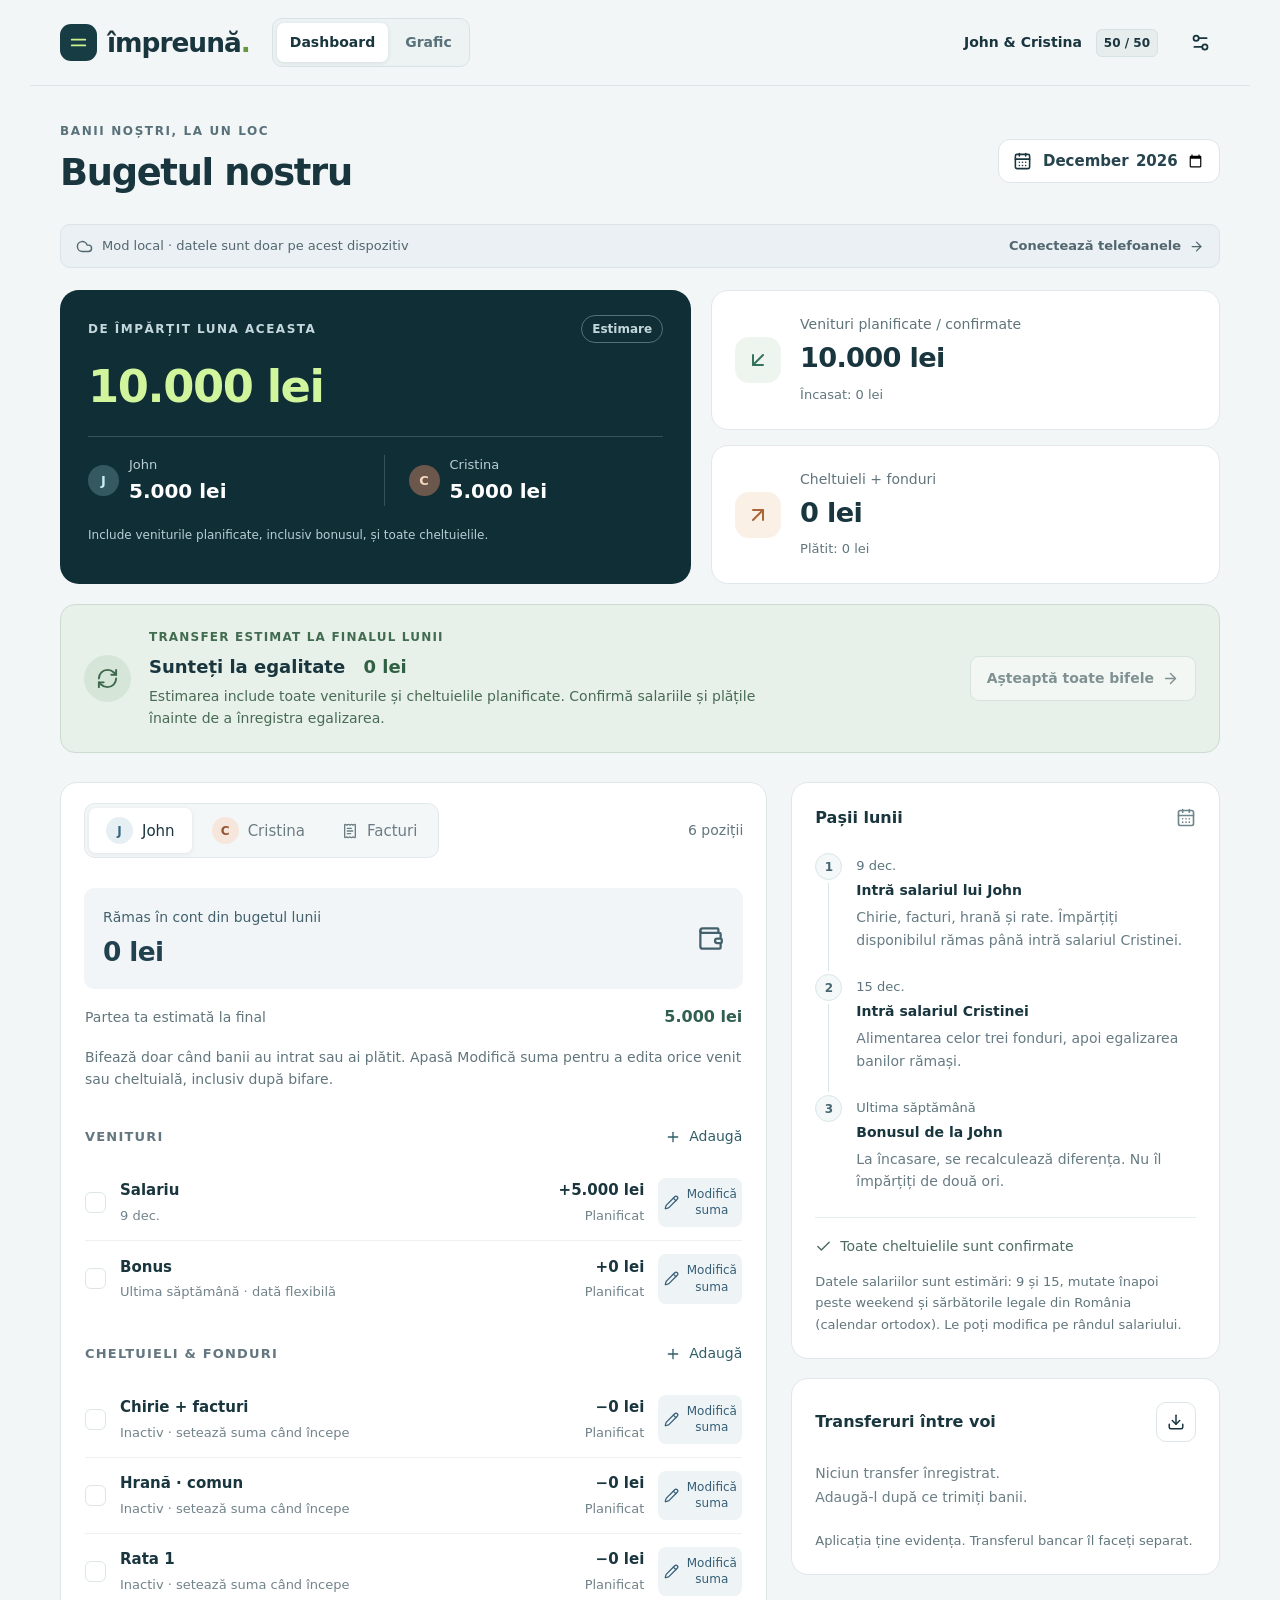
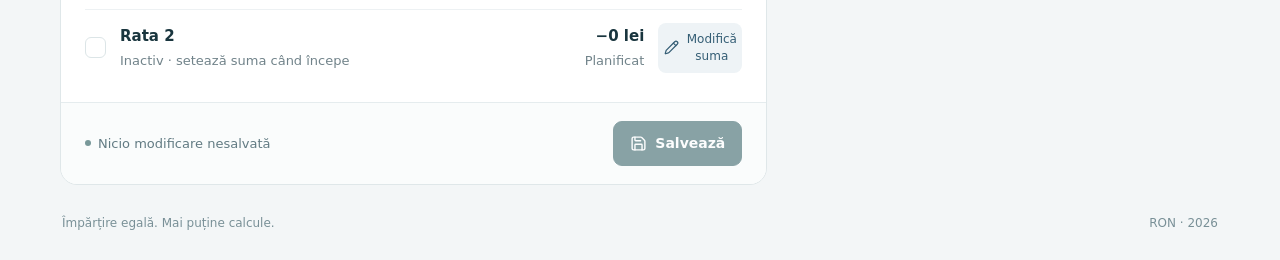
<file: index.html>
<!doctype html><html lang="ro"><head><meta charset="UTF-8"><meta name="viewport" content="width=device-width, initial-scale=1, viewport-fit=cover"><meta name="theme-color" content="#102e36"><meta name="description" content="Bugetul comun al lui John și Cristina. Venituri, cheltuieli și împărțire egală."><link rel="manifest" href="./manifest.webmanifest"><link rel="icon" href="./icon.svg"><title>Împreună · John & Cristina</title>  <script type="module" crossorigin src="./assets/index-jc-9bc40244.js"></script>
  <link rel="stylesheet" crossorigin href="./assets/index-jc-6ca0c685.css">
</head><body><div id="root"></div><script src="./config.js"></script></body></html>
</file>
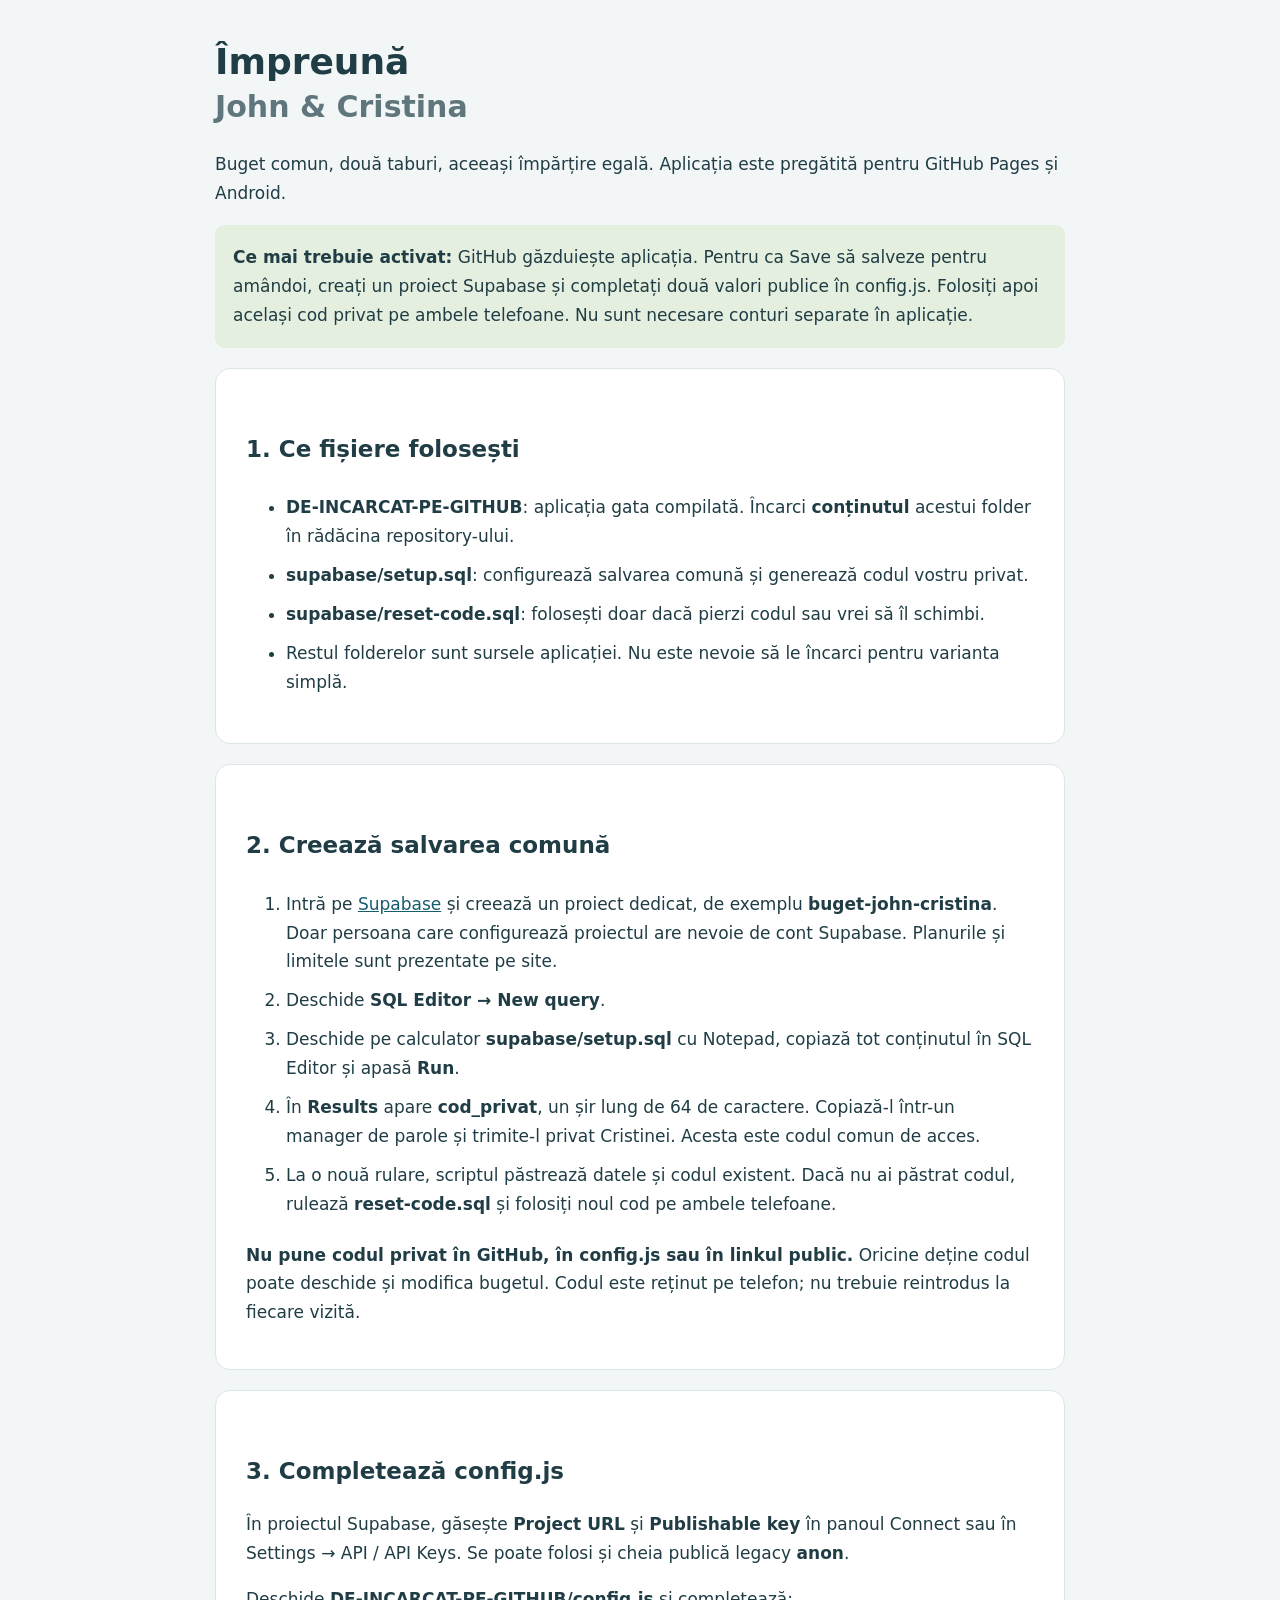
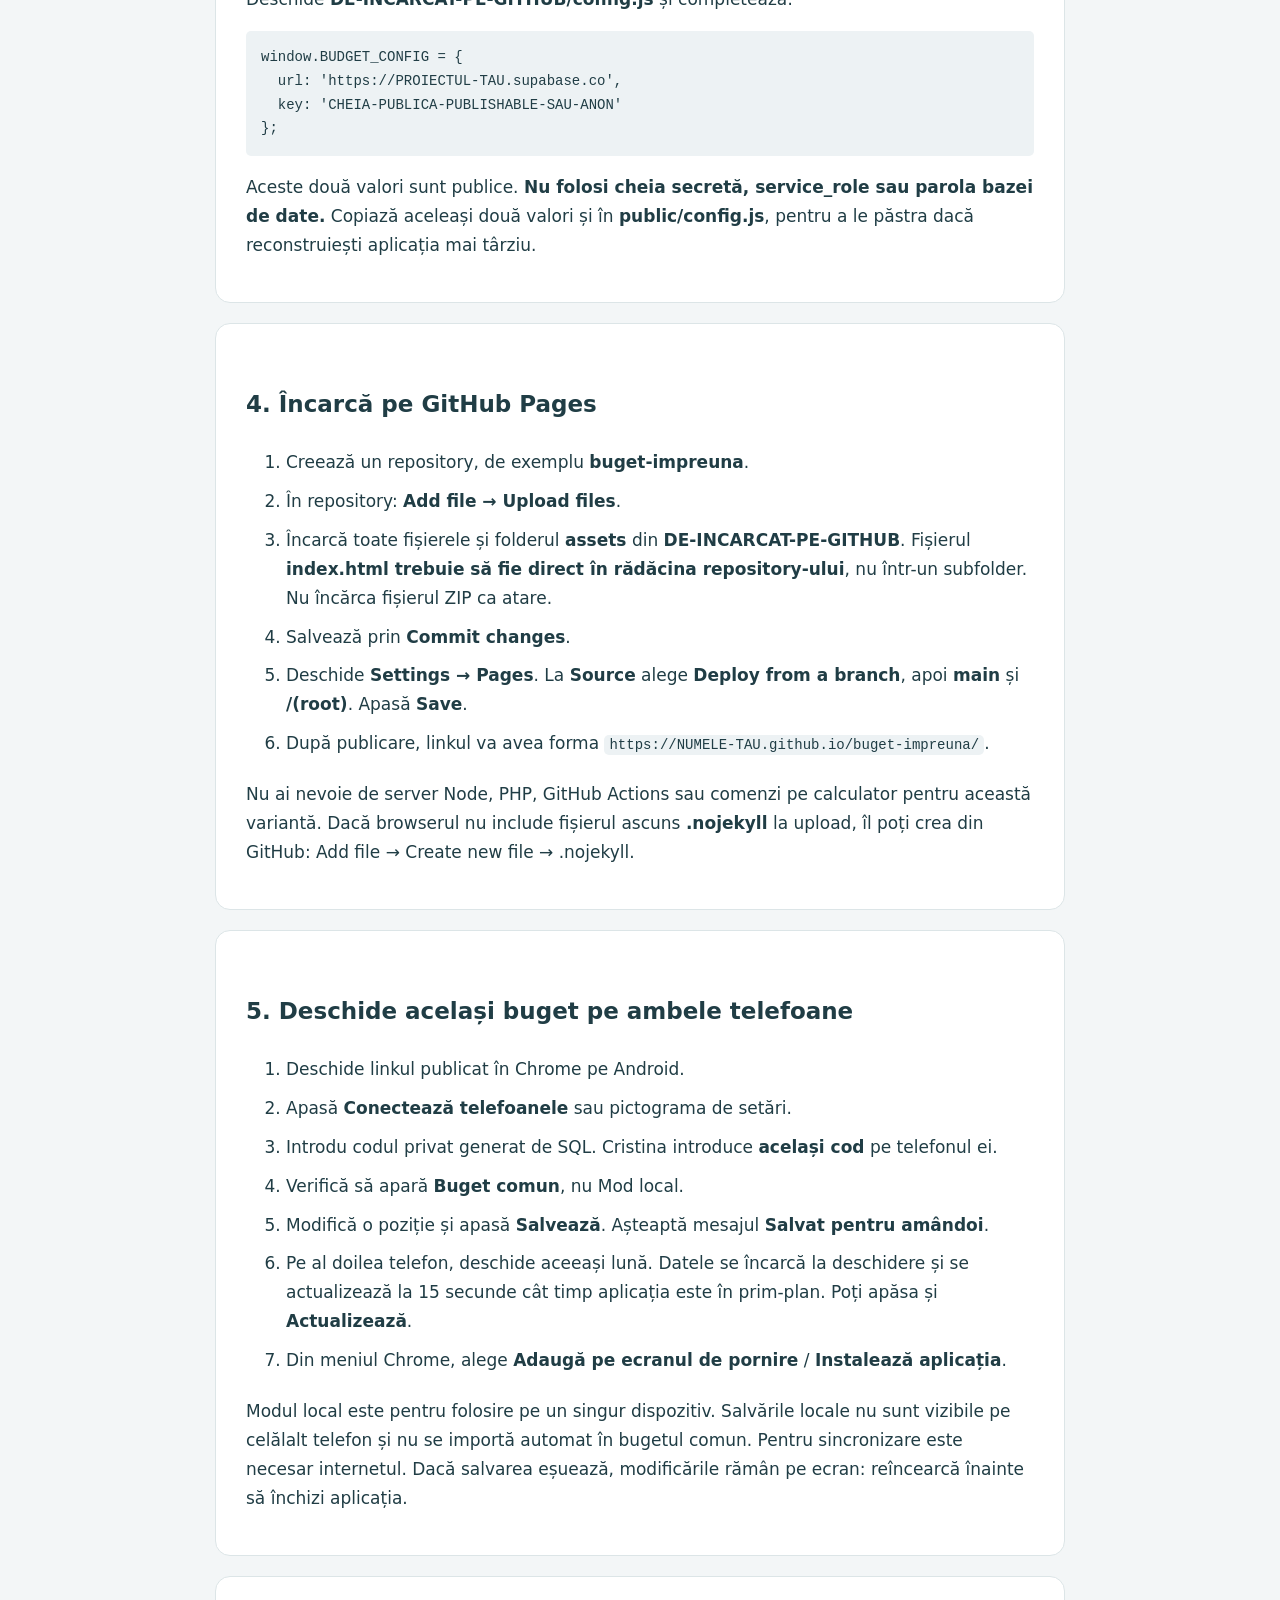
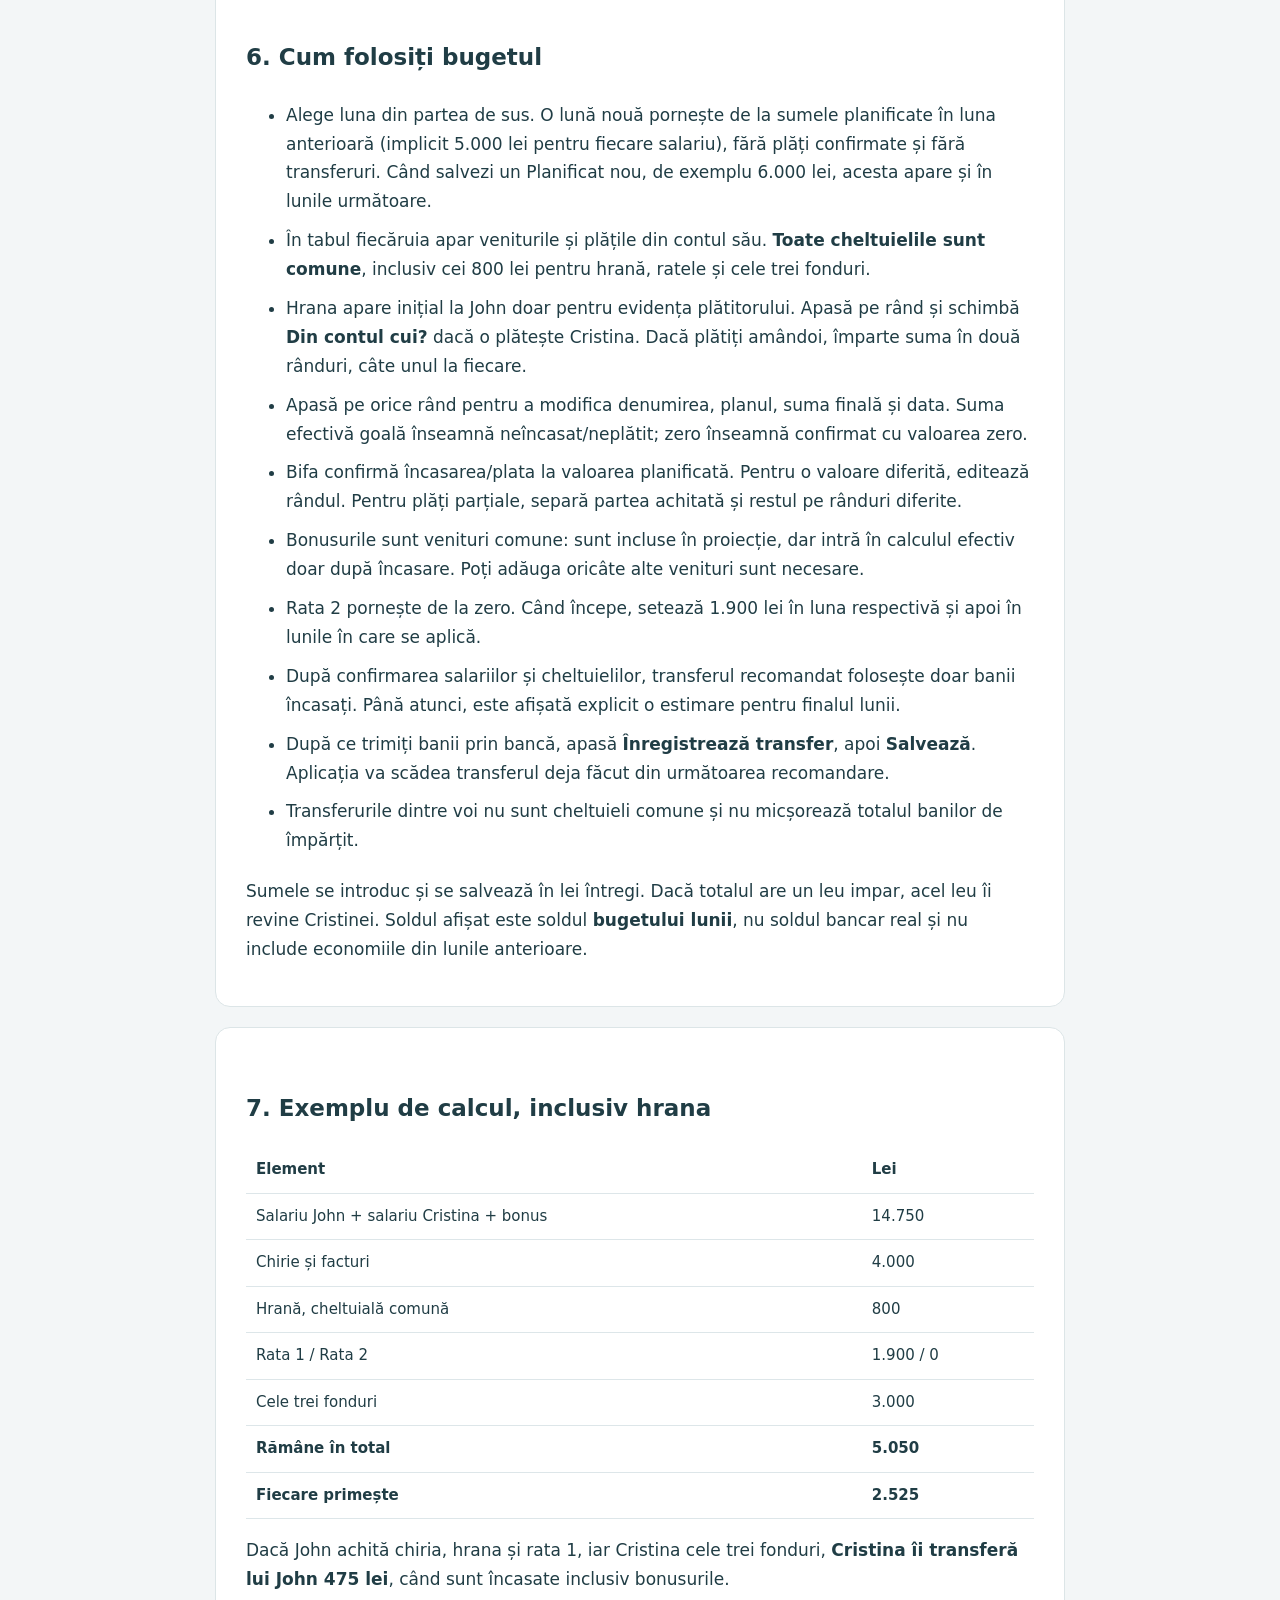
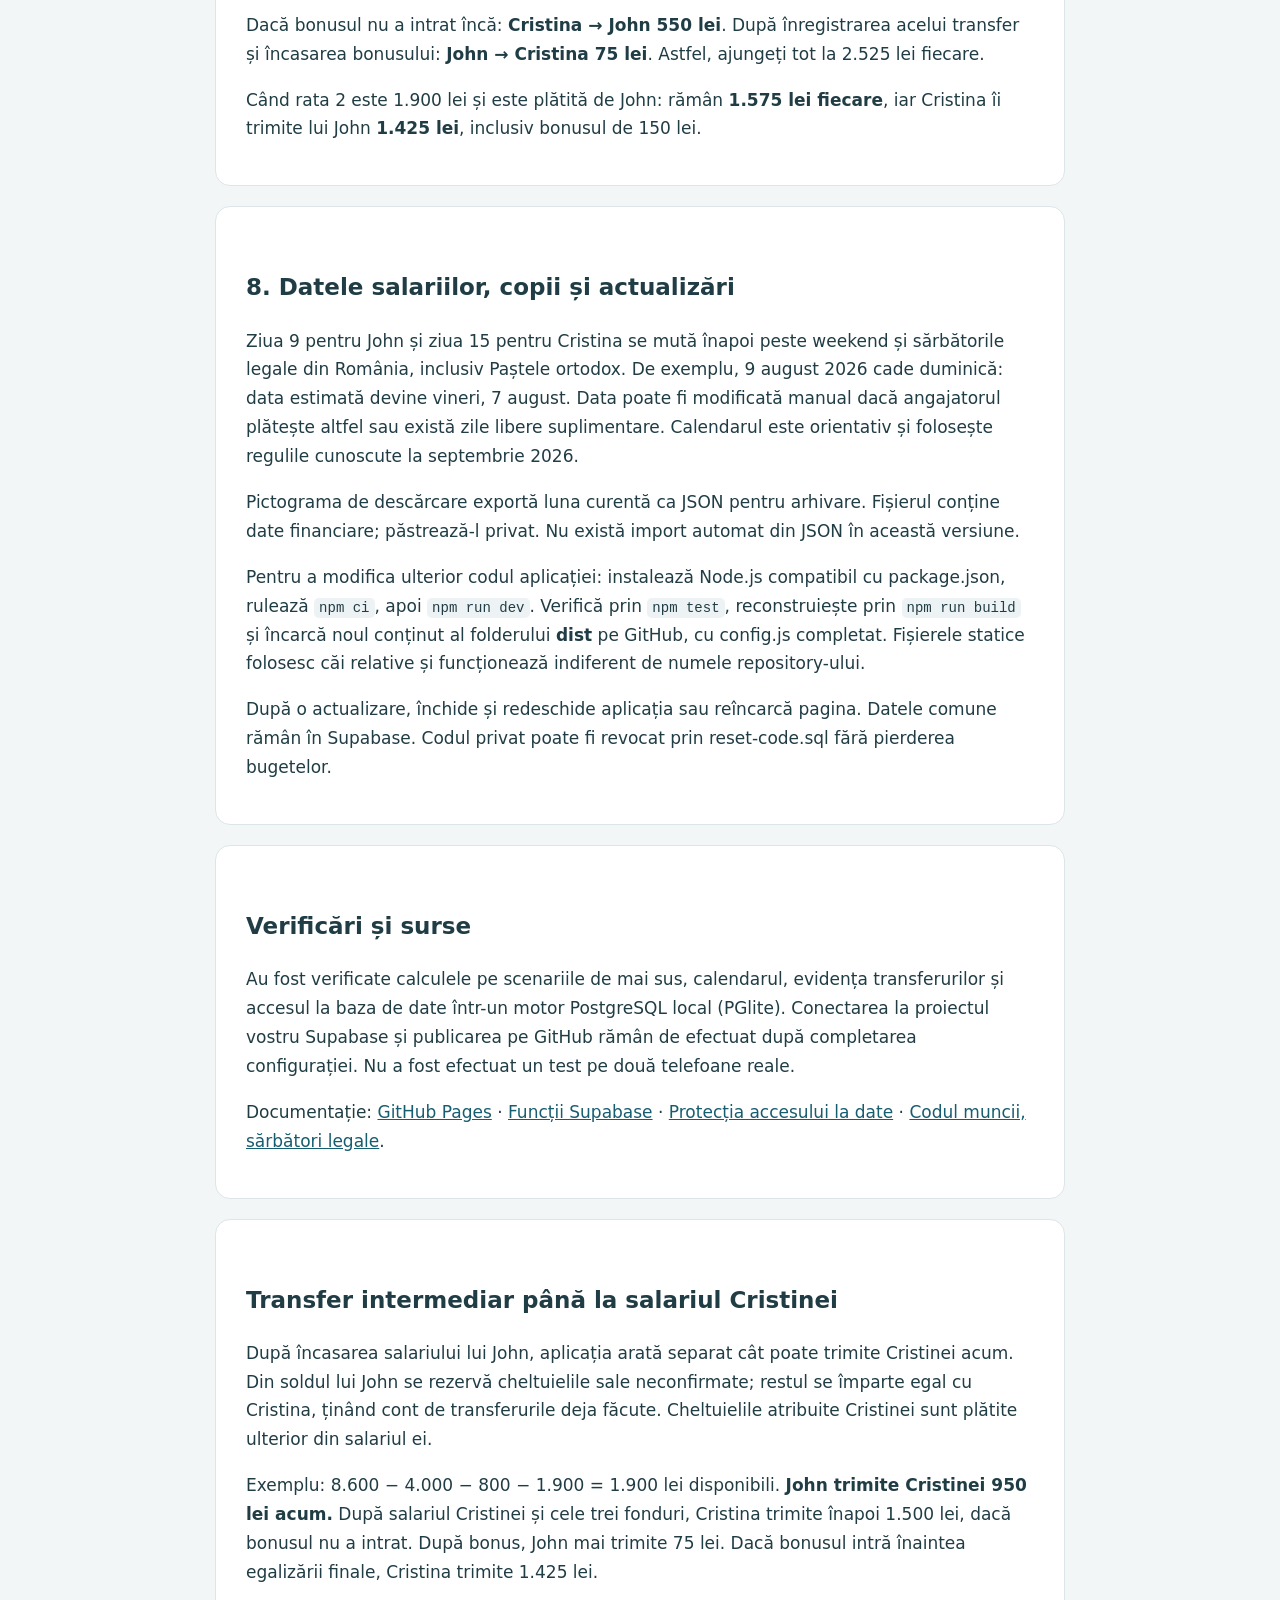
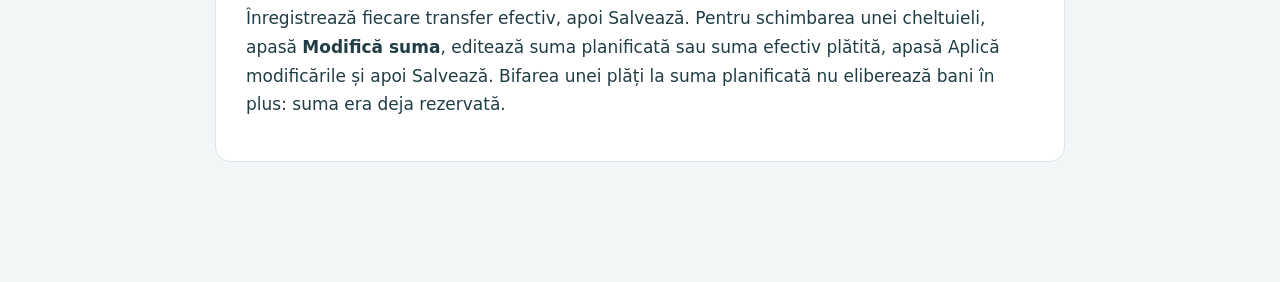
<file: GHID.html>
<!doctype html><html lang="ro"><meta charset="utf-8"><meta name="viewport" content="width=device-width,initial-scale=1"><title>Ghid de instalare · Împreună</title><style>body{font:17px/1.7 system-ui,sans-serif;color:#203d45;background:#f3f6f7;max-width:850px;margin:40px auto;padding:0 22px 60px}h1{font-size:36px;line-height:1.2}h2{font-size:23px;margin-top:36px}section{background:white;padding:25px 30px;margin:20px 0;border-radius:15px;border:1px solid #dce5e7}code,pre{background:#edf2f4;border-radius:5px;font-size:14px}code{padding:2px 5px}pre{padding:15px;overflow:auto}a{color:#175d70}li{padding:5px 0}.note{background:#e5efdf;padding:18px;border-radius:10px}table{border-collapse:collapse;width:100%;font-size:15px}td,th{text-align:left;border-bottom:1px solid #dde6e9;padding:10px}small{color:#60767d}</style>
<h1>Împreună<br><small>John & Cristina</small></h1><p>Buget comun, două taburi, aceeași împărțire egală. Aplicația este pregătită pentru GitHub Pages și Android.</p>
<div class="note"><strong>Ce mai trebuie activat:</strong> GitHub găzduiește aplicația. Pentru ca Save să salveze pentru amândoi, creați un proiect Supabase și completați două valori publice în config.js. Folosiți apoi același cod privat pe ambele telefoane. Nu sunt necesare conturi separate în aplicație.</div>
<section><h2>1. Ce fișiere folosești</h2><ul><li><strong>DE-INCARCAT-PE-GITHUB</strong>: aplicația gata compilată. Încarci <strong>conținutul</strong> acestui folder în rădăcina repository-ului.</li><li><strong>supabase/setup.sql</strong>: configurează salvarea comună și generează codul vostru privat.</li><li><strong>supabase/reset-code.sql</strong>: folosești doar dacă pierzi codul sau vrei să îl schimbi.</li><li>Restul folderelor sunt sursele aplicației. Nu este nevoie să le încarci pentru varianta simplă.</li></ul></section>
<section><h2>2. Creează salvarea comună</h2><ol><li>Intră pe <a href="https://supabase.com/dashboard">Supabase</a> și creează un proiect dedicat, de exemplu <strong>buget-john-cristina</strong>. Doar persoana care configurează proiectul are nevoie de cont Supabase. Planurile și limitele sunt prezentate pe site.</li><li>Deschide <strong>SQL Editor → New query</strong>.</li><li>Deschide pe calculator <strong>supabase/setup.sql</strong> cu Notepad, copiază tot conținutul în SQL Editor și apasă <strong>Run</strong>.</li><li>În <strong>Results</strong> apare <strong>cod_privat</strong>, un șir lung de 64 de caractere. Copiază-l într-un manager de parole și trimite-l privat Cristinei. Acesta este codul comun de acces.</li><li>La o nouă rulare, scriptul păstrează datele și codul existent. Dacă nu ai păstrat codul, rulează <strong>reset-code.sql</strong> și folosiți noul cod pe ambele telefoane.</li></ol><p><strong>Nu pune codul privat în GitHub, în config.js sau în linkul public.</strong> Oricine deține codul poate deschide și modifica bugetul. Codul este reținut pe telefon; nu trebuie reintrodus la fiecare vizită.</p></section>
<section><h2>3. Completează config.js</h2><p>În proiectul Supabase, găsește <strong>Project URL</strong> și <strong>Publishable key</strong> în panoul Connect sau în Settings → API / API Keys. Se poate folosi și cheia publică legacy <strong>anon</strong>.</p><p>Deschide <strong>DE-INCARCAT-PE-GITHUB/config.js</strong> și completează:</p><pre>window.BUDGET_CONFIG = {
  url: 'https://PROIECTUL-TAU.supabase.co',
  key: 'CHEIA-PUBLICA-PUBLISHABLE-SAU-ANON'
};</pre><p>Aceste două valori sunt publice. <strong>Nu folosi cheia secretă, service_role sau parola bazei de date.</strong> Copiază aceleași două valori și în <strong>public/config.js</strong>, pentru a le păstra dacă reconstruiești aplicația mai târziu.</p></section>
<section><h2>4. Încarcă pe GitHub Pages</h2><ol><li>Creează un repository, de exemplu <strong>buget-impreuna</strong>.</li><li>În repository: <strong>Add file → Upload files</strong>.</li><li>Încarcă toate fișierele și folderul <strong>assets</strong> din <strong>DE-INCARCAT-PE-GITHUB</strong>. Fișierul <strong>index.html trebuie să fie direct în rădăcina repository-ului</strong>, nu într-un subfolder. Nu încărca fișierul ZIP ca atare.</li><li>Salvează prin <strong>Commit changes</strong>.</li><li>Deschide <strong>Settings → Pages</strong>. La <strong>Source</strong> alege <strong>Deploy from a branch</strong>, apoi <strong>main</strong> și <strong>/(root)</strong>. Apasă <strong>Save</strong>.</li><li>După publicare, linkul va avea forma <code>https://NUMELE-TAU.github.io/buget-impreuna/</code>.</li></ol><p>Nu ai nevoie de server Node, PHP, GitHub Actions sau comenzi pe calculator pentru această variantă. Dacă browserul nu include fișierul ascuns <strong>.nojekyll</strong> la upload, îl poți crea din GitHub: Add file → Create new file → .nojekyll.</p></section>
<section><h2>5. Deschide același buget pe ambele telefoane</h2><ol><li>Deschide linkul publicat în Chrome pe Android.</li><li>Apasă <strong>Conectează telefoanele</strong> sau pictograma de setări.</li><li>Introdu codul privat generat de SQL. Cristina introduce <strong>același cod</strong> pe telefonul ei.</li><li>Verifică să apară <strong>Buget comun</strong>, nu Mod local.</li><li>Modifică o poziție și apasă <strong>Salvează</strong>. Așteaptă mesajul <strong>Salvat pentru amândoi</strong>.</li><li>Pe al doilea telefon, deschide aceeași lună. Datele se încarcă la deschidere și se actualizează la 15 secunde cât timp aplicația este în prim-plan. Poți apăsa și <strong>Actualizează</strong>.</li><li>Din meniul Chrome, alege <strong>Adaugă pe ecranul de pornire</strong> / <strong>Instalează aplicația</strong>.</li></ol><p>Modul local este pentru folosire pe un singur dispozitiv. Salvările locale nu sunt vizibile pe celălalt telefon și nu se importă automat în bugetul comun. Pentru sincronizare este necesar internetul. Dacă salvarea eșuează, modificările rămân pe ecran: reîncearcă înainte să închizi aplicația.</p></section>
<section><h2>6. Cum folosiți bugetul</h2><ul><li>Alege luna din partea de sus. O lună nouă pornește de la sumele planificate în luna anterioară (implicit 5.000 lei pentru fiecare salariu), fără plăți confirmate și fără transferuri. Când salvezi un Planificat nou, de exemplu 6.000 lei, acesta apare și în lunile următoare.</li><li>În tabul fiecăruia apar veniturile și plățile din contul său. <strong>Toate cheltuielile sunt comune</strong>, inclusiv cei 800 lei pentru hrană, ratele și cele trei fonduri.</li><li>Hrana apare inițial la John doar pentru evidența plătitorului. Apasă pe rând și schimbă <strong>Din contul cui?</strong> dacă o plătește Cristina. Dacă plătiți amândoi, împarte suma în două rânduri, câte unul la fiecare.</li><li>Apasă pe orice rând pentru a modifica denumirea, planul, suma finală și data. Suma efectivă goală înseamnă neîncasat/neplătit; zero înseamnă confirmat cu valoarea zero.</li><li>Bifa confirmă încasarea/plata la valoarea planificată. Pentru o valoare diferită, editează rândul. Pentru plăți parțiale, separă partea achitată și restul pe rânduri diferite.</li><li>Bonusurile sunt venituri comune: sunt incluse în proiecție, dar intră în calculul efectiv doar după încasare. Poți adăuga oricâte alte venituri sunt necesare.</li><li>Rata 2 pornește de la zero. Când începe, setează 1.900 lei în luna respectivă și apoi în lunile în care se aplică.</li><li>După confirmarea salariilor și cheltuielilor, transferul recomandat folosește doar banii încasați. Până atunci, este afișată explicit o estimare pentru finalul lunii.</li><li>După ce trimiți banii prin bancă, apasă <strong>Înregistrează transfer</strong>, apoi <strong>Salvează</strong>. Aplicația va scădea transferul deja făcut din următoarea recomandare.</li><li>Transferurile dintre voi nu sunt cheltuieli comune și nu micșorează totalul banilor de împărțit.</li></ul><p>Sumele se introduc și se salvează în lei întregi. Dacă totalul are un leu impar, acel leu îi revine Cristinei. Soldul afișat este soldul <strong>bugetului lunii</strong>, nu soldul bancar real și nu include economiile din lunile anterioare.</p></section>
<section><h2>7. Exemplu de calcul, inclusiv hrana</h2><table><tr><th>Element</th><th>Lei</th></tr><tr><td>Salariu John + salariu Cristina + bonus</td><td>14.750</td></tr><tr><td>Chirie și facturi</td><td>4.000</td></tr><tr><td>Hrană, cheltuială comună</td><td>800</td></tr><tr><td>Rata 1 / Rata 2</td><td>1.900 / 0</td></tr><tr><td>Cele trei fonduri</td><td>3.000</td></tr><tr><th>Rămâne în total</th><th>5.050</th></tr><tr><th>Fiecare primește</th><th>2.525</th></tr></table><p>Dacă John achită chiria, hrana și rata 1, iar Cristina cele trei fonduri, <strong>Cristina îi transferă lui John 475 lei</strong>, când sunt încasate inclusiv bonusurile.</p><p>Dacă bonusul nu a intrat încă: <strong>Cristina → John 550 lei</strong>. După înregistrarea acelui transfer și încasarea bonusului: <strong>John → Cristina 75 lei</strong>. Astfel, ajungeți tot la 2.525 lei fiecare.</p><p>Când rata 2 este 1.900 lei și este plătită de John: rămân <strong>1.575 lei fiecare</strong>, iar Cristina îi trimite lui John <strong>1.425 lei</strong>, inclusiv bonusul de 150 lei.</p></section>
<section><h2>8. Datele salariilor, copii și actualizări</h2><p>Ziua 9 pentru John și ziua 15 pentru Cristina se mută înapoi peste weekend și sărbătorile legale din România, inclusiv Paștele ortodox. De exemplu, 9 august 2026 cade duminică: data estimată devine vineri, 7 august. Data poate fi modificată manual dacă angajatorul plătește altfel sau există zile libere suplimentare. Calendarul este orientativ și folosește regulile cunoscute la septembrie 2026.</p><p>Pictograma de descărcare exportă luna curentă ca JSON pentru arhivare. Fișierul conține date financiare; păstrează-l privat. Nu există import automat din JSON în această versiune.</p><p>Pentru a modifica ulterior codul aplicației: instalează Node.js compatibil cu package.json, rulează <code>npm ci</code>, apoi <code>npm run dev</code>. Verifică prin <code>npm test</code>, reconstruiește prin <code>npm run build</code> și încarcă noul conținut al folderului <strong>dist</strong> pe GitHub, cu config.js completat. Fișierele statice folosesc căi relative și funcționează indiferent de numele repository-ului.</p><p>După o actualizare, închide și redeschide aplicația sau reîncarcă pagina. Datele comune rămân în Supabase. Codul privat poate fi revocat prin reset-code.sql fără pierderea bugetelor.</p></section>
<section><h2>Verificări și surse</h2><p>Au fost verificate calculele pe scenariile de mai sus, calendarul, evidența transferurilor și accesul la baza de date într-un motor PostgreSQL local (PGlite). Conectarea la proiectul vostru Supabase și publicarea pe GitHub rămân de efectuat după completarea configurației. Nu a fost efectuat un test pe două telefoane reale.</p><p>Documentație: <a href="https://docs.github.com/en/pages/getting-started-with-github-pages/configuring-a-publishing-source-for-your-github-pages-site">GitHub Pages</a> · <a href="https://supabase.com/docs/guides/database/functions">Funcții Supabase</a> · <a href="https://supabase.com/docs/guides/database/postgres/row-level-security">Protecția accesului la date</a> · <a href="https://inprobe.inspectiamuncii.ro/informatii-utile/codul-muncii/?faqid=8066">Codul muncii, sărbători legale</a>.</p></section><section><h2>Transfer intermediar până la salariul Cristinei</h2><p>După încasarea salariului lui John, aplicația arată separat cât poate trimite Cristinei acum. Din soldul lui John se rezervă cheltuielile sale neconfirmate; restul se împarte egal cu Cristina, ținând cont de transferurile deja făcute. Cheltuielile atribuite Cristinei sunt plătite ulterior din salariul ei.</p><p>Exemplu: 8.600 − 4.000 − 800 − 1.900 = 1.900 lei disponibili. <strong>John trimite Cristinei 950 lei acum.</strong> După salariul Cristinei și cele trei fonduri, Cristina trimite înapoi 1.500 lei, dacă bonusul nu a intrat. După bonus, John mai trimite 75 lei. Dacă bonusul intră înaintea egalizării finale, Cristina trimite 1.425 lei.</p><p>Înregistrează fiecare transfer efectiv, apoi Salvează. Pentru schimbarea unei cheltuieli, apasă <strong>Modifică suma</strong>, editează suma planificată sau suma efectiv plătită, apasă Aplică modificările și apoi Salvează. Bifarea unei plăți la suma planificată nu eliberează bani în plus: suma era deja rezervată.</p></section></html>
</file>
